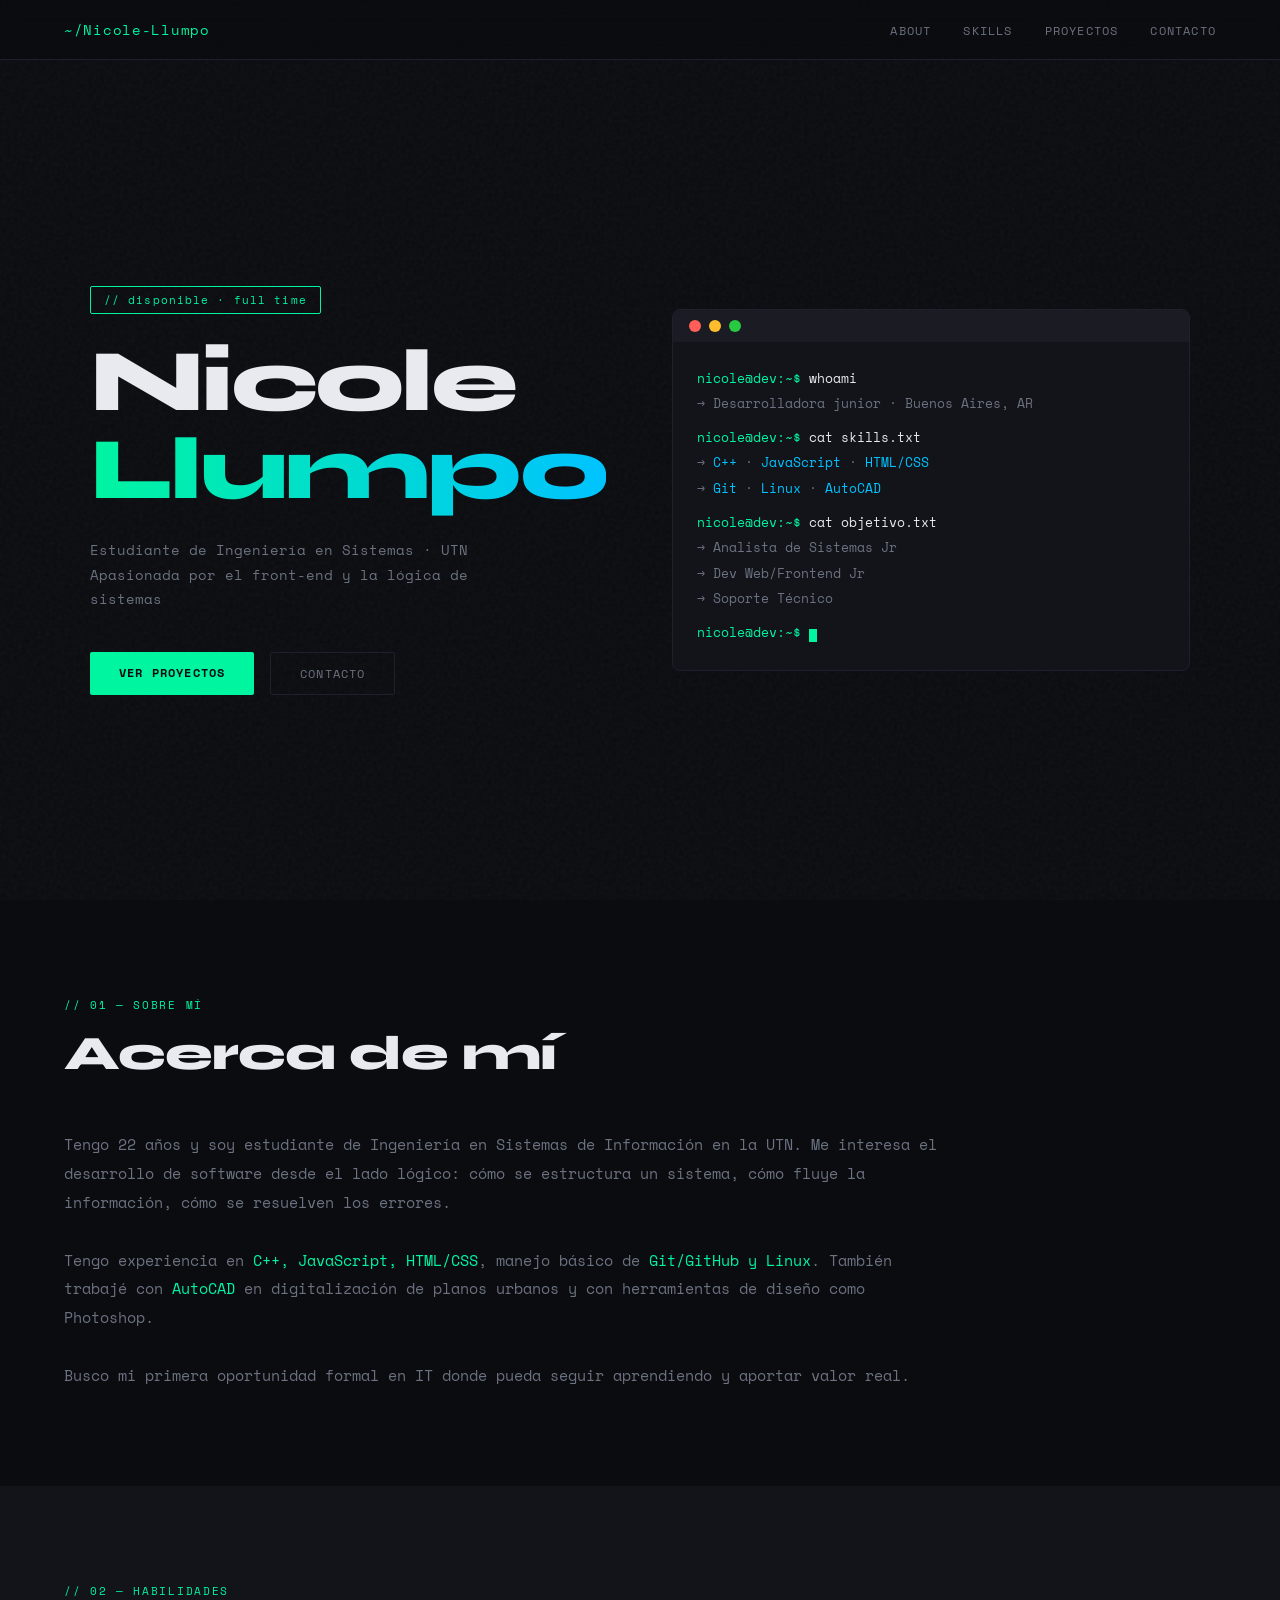
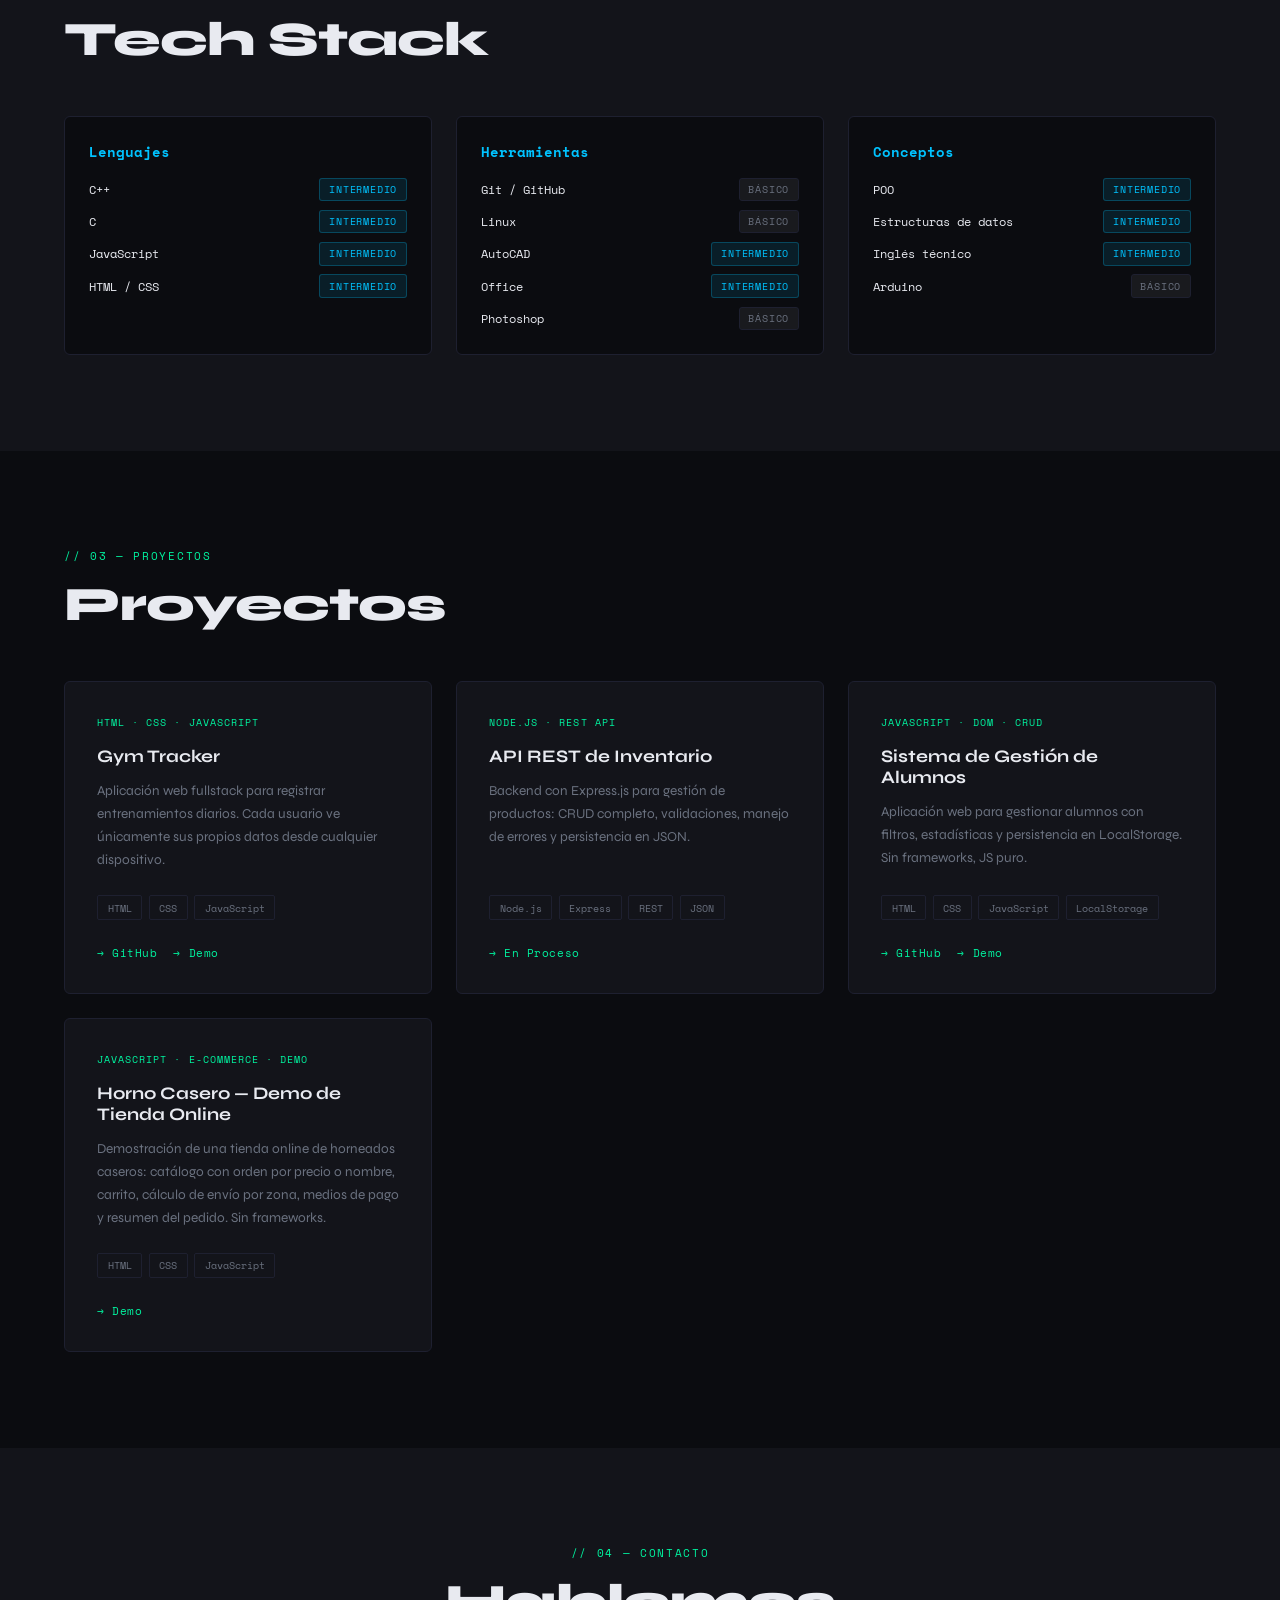
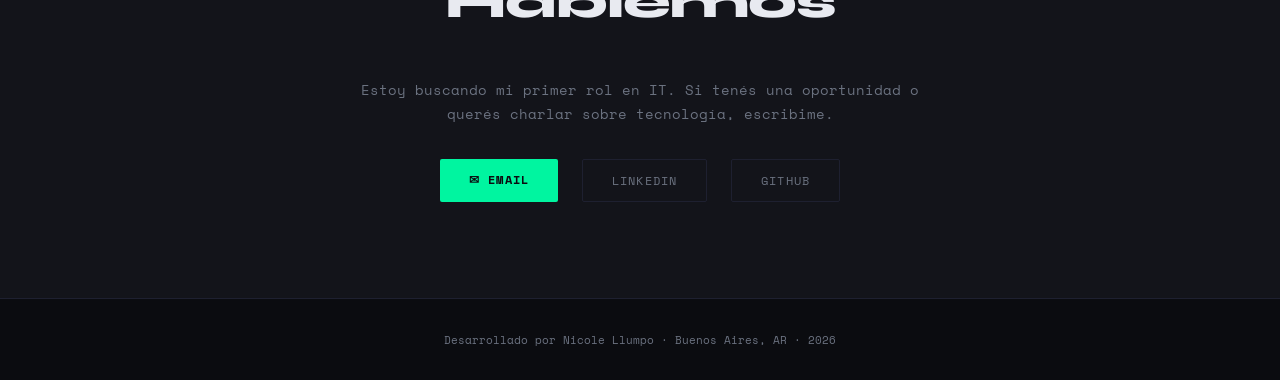
<file: index.html>
<!DOCTYPE html>
<html lang="es">
<head>
  <meta charset="UTF-8" />
  <meta name="viewport" content="width=device-width, initial-scale=1.0"/>
  <title>Nicole Llumpo — Portfolio</title>
  <link rel="stylesheet" href="./styles.css"> 
  <link rel="preconnect" href="https://fonts.googleapis.com"/> 
  <link href="https://fonts.googleapis.com/css2?family=Space+Mono:ital,wght@0,400;0,700;1,400&family=Syne:wght@400;700;800&display=swap" rel="stylesheet"/>
</head> 
<body>
  <!-- NAV -->
  <nav>
    <span class="nav-logo">~/Nicole-Llumpo</span>
    <ul class="nav-links">
      <li><a href="#about">About</a></li>
      <li><a href="#skills">Skills</a></li>
      <li><a href="#projects">Proyectos</a></li>
      <li><a href="#contact">Contacto</a></li>
    </ul>
  </nav>
  <!-- HERO -->
  <section id="hero">
    <div class="hero-grid">
      <div>
        <span class="hero-badge">// disponible · full time</span>
        <h1>Nicole<br/><span>Llumpo</span></h1>
        <p class="hero-desc">
          Estudiante de Ingeniería en Sistemas · UTN<br/>
          Apasionada por el front-end y la lógica de sistemas<br/>
        </p>
        <div class="hero-cta">
          <a class="btn btn-primary" href="#projects">Ver proyectos</a>
          <a class="btn btn-ghost"   href="#contact">Contacto</a>
        </div>
      </div>

      <!-- Terminal -->
      <div class="terminal fade-up">
        <div class="terminal-bar">
          <span class="dot dot-r"></span>
          <span class="dot dot-y"></span>
          <span class="dot dot-g"></span>
        </div>
        <div class="terminal-body">
          <div><span class="t-prompt">nicole@dev:~$</span> <span class="t-cmd">whoami</span></div>
          <div class="t-out">→ Desarrolladora junior · Buenos Aires, AR</div>
          <div class="terminal-titulo"><span class="t-prompt">nicole@dev:~$</span> <span class="t-cmd">cat skills.txt</span></div>
          <div class="t-out">→ <span class="t-hi">C++</span> · <span class="t-hi">JavaScript</span> · <span class="t-hi">HTML/CSS</span></div>
          <div class="t-out">→ <span class="t-hi">Git</span> · <span class="t-hi">Linux</span> · <span class="t-hi">AutoCAD</span></div>
          <div class="terminal-titulo"><span class="t-prompt">nicole@dev:~$</span> <span class="t-cmd">cat objetivo.txt</span></div>
          <div class="t-out">→ Analista de Sistemas Jr </div>
          <div class="t-out">→ Dev Web/Frontend Jr</div>
          <div class="t-out">→ Soporte Técnico</div>
          <div class="terminal-titulo"><span class="t-prompt">nicole@dev:~$</span> <span class="cursor"></span></div>
        </div>
      </div>
    </div>
  </section>

  <!-- ABOUT -->
  <section id="about">
    <div class="section-label">// 01 — sobre mí</div>
    <h2>Acerca de mí</h2>
    <div class="fade-up">
    <div class="fade-tipo">
      <p>Tengo 22 años y soy estudiante de Ingeniería en Sistemas de Información en la UTN. 
      Me interesa el desarrollo de software desde el lado lógico: cómo se estructura un sistema, 
      cómo fluye la información, cómo se resuelven los errores.</p>
      <br/>
      <p>Tengo experiencia en <span class = "about-color">C++, JavaScript, HTML/CSS</span>, 
      manejo básico de <span class = "about-color">Git/GitHub y Linux</span>. También trabajé 
      con <span class = "about-color">AutoCAD</span> en digitalización de planos urbanos y 
      con herramientas de diseño como Photoshop.</p>
      <br/>
      <p>Busco mi primera oportunidad formal en IT donde pueda seguir aprendiendo y aportar valor real.</p>
    </div>
    </div>
  </section>

  <!-- SKILLS -->
  <section id="skills">
    <div class="section-label">// 02 — habilidades</div>
    <h2>Tech Stack</h2>
    <div class="skills-grid">
      <div class="skill-card fade-up">
        <h3>Lenguajes</h3>
        <div class="skill-list">
          <div class="skill-item"><span class="skill-name">C++</span><span class="skill-level level-intermedio">Intermedio</span></div>
          <div class="skill-item"><span class="skill-name">C</span><span class="skill-level level-intermedio">Intermedio</span></div>
          <div class="skill-item"><span class="skill-name">JavaScript</span><span class="skill-level level-intermedio">Intermedio</span></div>
          <div class="skill-item"><span class="skill-name">HTML / CSS</span><span class="skill-level level-intermedio">Intermedio</span></div>
        </div>
      </div>

      <div class="skill-card fade-up">
        <h3>Herramientas</h3>
        <div class="skill-list">
          <div class="skill-item"><span class="skill-name">Git / GitHub</span><span class="skill-level level-basico">Básico</span></div>
          <div class="skill-item"><span class="skill-name">Linux</span><span class="skill-level level-basico">Básico</span></div>
          <div class="skill-item"><span class="skill-name">AutoCAD</span><span class="skill-level level-intermedio">Intermedio</span></div>
          <div class="skill-item"><span class="skill-name">Office</span><span class="skill-level level-intermedio">Intermedio</span></div>
          <div class="skill-item"><span class="skill-name">Photoshop</span><span class="skill-level level-basico">Básico</span></div>
        </div>
      </div>

      <div class="skill-card fade-up">
        <h3>Conceptos</h3>
        <div class="skill-list">
          <div class="skill-item"><span class="skill-name">POO</span><span class="skill-level level-intermedio">Intermedio</span></div>
          <div class="skill-item"><span class="skill-name">Estructuras de datos</span><span class="skill-level level-intermedio">Intermedio</span></div>
          <!-- <div class="skill-item"><span class="skill-name">REST APIs</span><span class="skill-level level-intermedio">Básico</span></div> -->
          <div class="skill-item"><span class="skill-name">Inglés técnico</span><span class="skill-level level-intermedio">Intermedio</span></div>
          <div class="skill-item"><span class="skill-name">Arduino</span><span class="skill-level level-basico">Básico</span></div>
        </div>
      </div>
      
    </div>
  </section>

  <!-- PROJECTS -->
  <section id="projects">
    <div class="section-label">// 03 — proyectos</div>
    <h2>Proyectos</h2>
    <div class="projects-grid">

      <div class="project-card fade-up">
        <div class="project-tag">HTML · CSS · JavaScript</div>
        <h3>Gym Tracker</h3>
        <p>Aplicación web fullstack para registrar entrenamientos diarios. Cada usuario ve únicamente sus propios datos desde cualquier dispositivo.</p>
        <div class="project-tags">
          <span class="tag">HTML</span><span class="tag">CSS</span><span class="tag">JavaScript</span>
        </div>
        <div class="project-links">
          <a href="https://github.com/NicoleLlumpo1/Gym-Tracker" target="_blank" rel="noopener noreferrer">→ GitHub</a> 
          <a href="https://nicolellumpo1.github.io/Gym-Tracker/" target="_blank" rel="noopener noreferrer" >→ Demo</a> 
        </div>
      </div>

      <div class="project-card fade-up">
        <div class="project-tag">Node.js · REST API</div>
        <h3>API REST de Inventario</h3>
        <p>Backend con Express.js para gestión de productos: CRUD completo, validaciones, manejo de errores y persistencia en JSON.</p>
        <div class="project-tags">
          <span class="tag">Node.js</span><span class="tag">Express</span><span class="tag">REST</span><span class="tag">JSON</span>
        </div>
        <div class="project-links">
          <a href="https://github.com/NicoleLlumpo1/inventario-api" target="_blank" rel="noopener noreferrer">→ En Proceso</a>
        </div>
      </div>

      <div class="project-card fade-up">
        <div class="project-tag">JavaScript · DOM · CRUD</div>
        <h3>Sistema de Gestión de Alumnos</h3>
        <p>Aplicación web para gestionar alumnos con filtros, estadísticas y persistencia en LocalStorage. Sin frameworks, JS puro.</p>
        <div class="project-tags">
          <span class="tag">HTML</span><span class="tag">CSS</span><span class="tag">JavaScript</span><span class="tag">LocalStorage</span>
        </div>
        <div class="project-links">
          <a href="https://github.com/NicoleLlumpo1/Sistema-Alumnos" target="_blank" rel="noopener noreferrer">→ GitHub</a>
          <a href="https://nicolellumpo1.github.io/Sistema-Alumnos/" target="_blank" rel="noopener noreferrer">→ Demo</a> 
        </div>
      </div>
    
      <div class="project-card fade-up">
        <div class="project-tag">JavaScript · E-commerce · Demo</div>
        <h3>Horno Casero — Demo de Tienda Online</h3>
        <p>Demostración de una tienda online de horneados caseros: catálogo con orden por precio o nombre, carrito, cálculo de envío por zona, medios de pago y resumen del pedido. Sin frameworks.</p>
        <div class="project-tags">
          <span class="tag">HTML</span><span class="tag">CSS</span><span class="tag">JavaScript</span>
        </div>
        <div class="project-links">
          <a href="https://nicolellumpo1.github.io/demo-tienda-horneado/" target="_blank" rel="noopener noreferrer">→ Demo</a>
        </div>
      </div>

    </div>
  </section>

  <!-- CONTACT -->
  <section id="contact">
    <div class="section-label">// 04 — contacto</div>
    <h2>Hablemos</h2>
    <div class="contact-inner fade-up">
      <p>Estoy buscando mi primer rol en IT. Si tenés una oportunidad o querés charlar sobre tecnología, escribime.</p>
      <div class="contact-links">
        <a class="btn btn-primary" href="mailto:Nicolellumpo1@gmail.com">✉ Email</a>
        <a class="btn btn-ghost"   href="https://linkedin.com/in/nicole-llumpo" target="_blank" rel="noopener noreferrer">LinkedIn</a>
        <a class="btn btn-ghost"   href="https://github.com/NicoleLlumpo1" target="_blank" rel="noopener noreferrer">GitHub</a>
      </div>
    </div>
  </section>

  <footer>
    <p>Desarrollado por Nicole Llumpo · Buenos Aires, AR · 2026</p>
  </footer>

  <script>
    // Intersection Observer para fade-up y skill bars
    const observer = new IntersectionObserver((entries) => {
      entries.forEach(e => {
        if (e.isIntersecting) {
          e.target.classList.add('visible');
          // Animar barras si las hay
          e.target.querySelectorAll('.skill-fill').forEach(bar => {
            bar.style.transform = `scaleX(${bar.dataset.w})`;
            bar.classList.add('animated');
          });
        }
      });
    }, { threshold: 0.15 });

    document.querySelectorAll('.fade-up').forEach(el => observer.observe(el));
  </script>
</body>
</html>
</file>
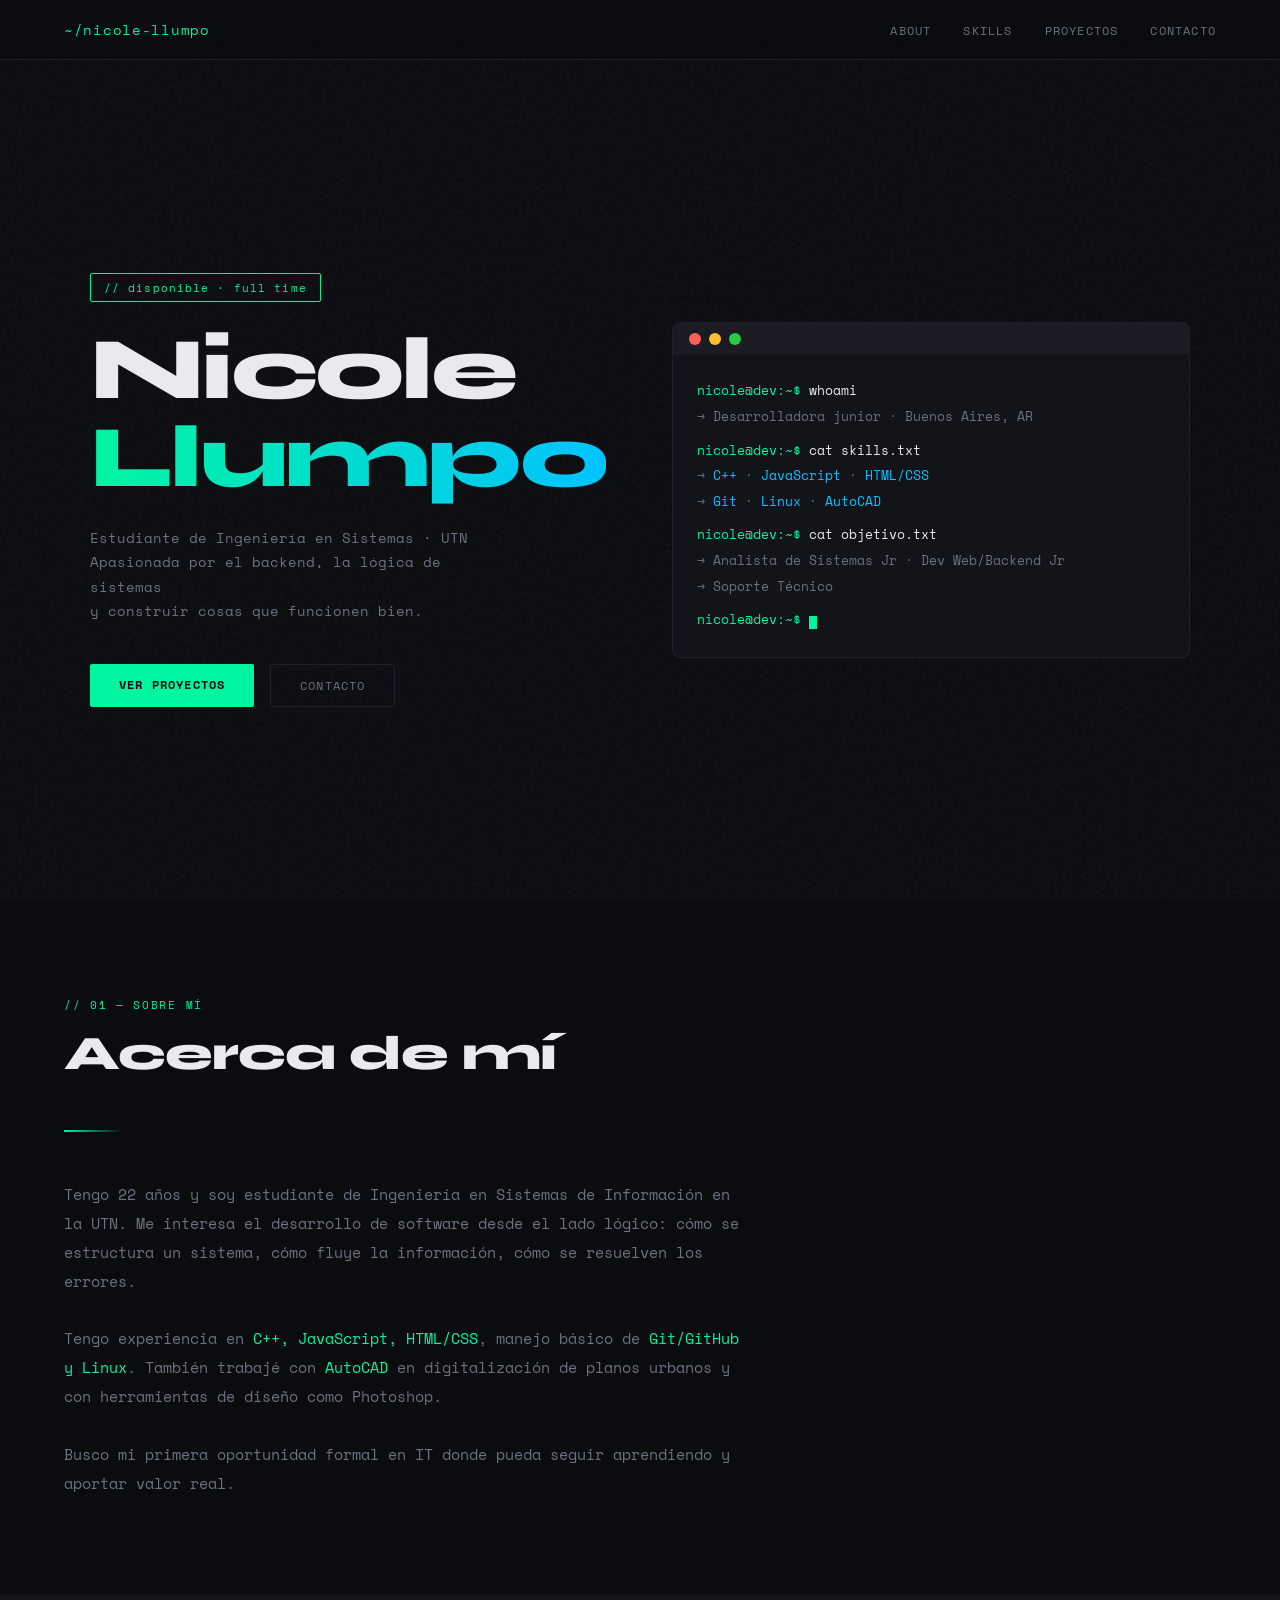
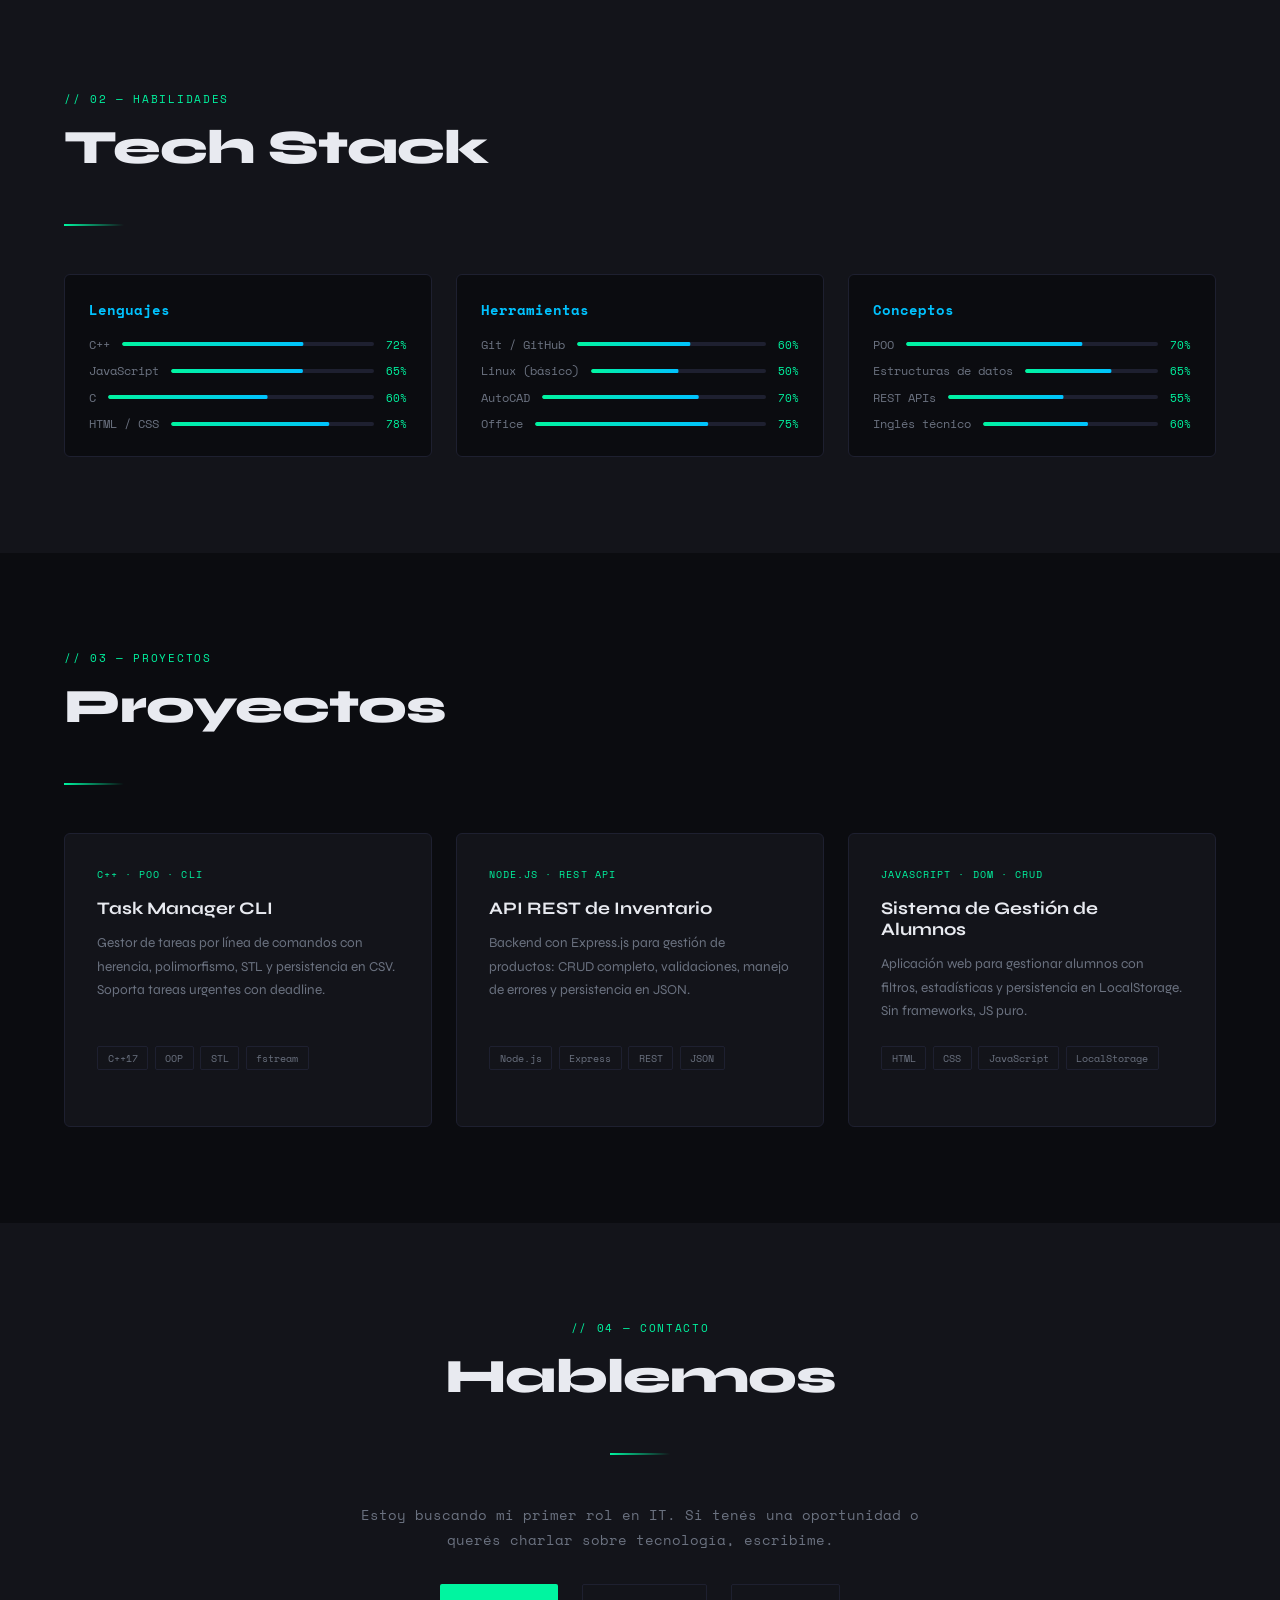
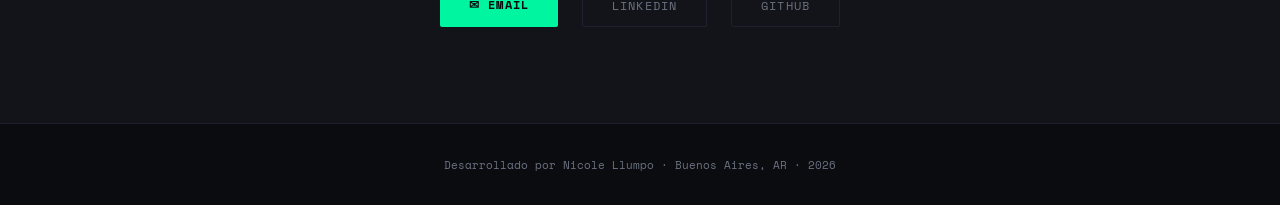
<file: portafolio-web/index.html>
<!DOCTYPE html>
<html lang="es">
<head>
  <meta charset="UTF-8" />
  <meta name="viewport" content="width=device-width, initial-scale=1.0"/>
  <title>Nicole Llumpo — Dev Portfolio</title>
  <link rel="stylesheet" href="./styles.css"> 
  <link rel="preconnect" href="https://fonts.googleapis.com"/> 
  <link href="https://fonts.googleapis.com/css2?family=Space+Mono:ital,wght@0,400;0,700;1,400&family=Syne:wght@400;700;800&display=swap" rel="stylesheet"/>
</head>
<body>
  <!-- NAV -->
  <nav>
    <span class="nav-logo">~/nicole-llumpo</span>
    <ul class="nav-links">
      <li><a href="#about">About</a></li>
      <li><a href="#skills">Skills</a></li>
      <li><a href="#projects">Proyectos</a></li>
      <li><a href="#contact">Contacto</a></li>
    </ul>
  </nav>
  <!-- HERO -->
  <section id="hero">
    <div class="hero-grid">
      <div>
        <span class="hero-badge">// disponible · full time</span>
        <h1>Nicole<br/><span>Llumpo</span></h1>
        <p class="hero-desc">
          Estudiante de Ingeniería en Sistemas · UTN<br/>
          Apasionada por el backend, la lógica de sistemas<br/>
          y construir cosas que funcionen bien.
        </p>
        <div class="hero-cta">
          <a class="btn btn-primary" href="#projects">Ver proyectos</a>
          <a class="btn btn-ghost"   href="#contact">Contacto</a>
        </div>
      </div>

      <!-- Terminal -->
      <div class="terminal fade-up">
        <div class="terminal-bar">
          <span class="dot dot-r"></span>
          <span class="dot dot-y"></span>
          <span class="dot dot-g"></span>
        </div>
        <div class="terminal-body">
          <div><span class="t-prompt">nicole@dev:~$</span> <span class="t-cmd">whoami</span></div>
          <div class="t-out">→ Desarrolladora junior · Buenos Aires, AR</div>
          <div style="margin-top:.5rem"><span class="t-prompt">nicole@dev:~$</span> <span class="t-cmd">cat skills.txt</span></div>
          <div class="t-out">→ <span class="t-hi">C++</span> · <span class="t-hi">JavaScript</span> · <span class="t-hi">HTML/CSS</span></div>
          <div class="t-out">→ <span class="t-hi">Git</span> · <span class="t-hi">Linux</span> · <span class="t-hi">AutoCAD</span></div>
          <div style="margin-top:.5rem"><span class="t-prompt">nicole@dev:~$</span> <span class="t-cmd">cat objetivo.txt</span></div>
          <div class="t-out">→ Analista de Sistemas Jr · Dev Web/Backend Jr</div>
          <div class="t-out">→ Soporte Técnico</div>
          <div style="margin-top:.5rem"><span class="t-prompt">nicole@dev:~$</span> <span class="cursor"></span></div>
        </div>
      </div>
    </div>
  </section>

  <!-- ABOUT -->
  <section id="about">
    <div class="section-label">// 01 — sobre mí</div>
    <h2>Acerca de mí</h2>
    <div class="divider"></div>
    <div style="max-width:680px; font-size:.95rem; line-height:1.9; color:var(--muted); font-family:var(--mono);" class="fade-up">
      <p>Tengo 22 años y soy estudiante de Ingeniería en Sistemas de Información en la UTN. 
      Me interesa el desarrollo de software desde el lado lógico: cómo se estructura un sistema, 
      cómo fluye la información, cómo se resuelven los errores.</p>
      <br/>
      <p>Tengo experiencia en <span style="color:var(--accent)">C++, JavaScript, HTML/CSS</span>, 
      manejo básico de <span style="color:var(--accent)">Git/GitHub y Linux</span>. También trabajé 
      con <span style="color:var(--accent)">AutoCAD</span> en digitalización de planos urbanos y 
      con herramientas de diseño como Photoshop.</p>
      <br/>
      <p>Busco mi primera oportunidad formal en IT donde pueda seguir aprendiendo y aportar valor real.</p>
    </div>
  </section>

  <!-- SKILLS -->
  <section id="skills">
    <div class="section-label">// 02 — habilidades</div>
    <h2>Tech Stack</h2>
    <div class="divider"></div>
    <div class="skills-grid">

      <div class="skill-card fade-up">
        <h3>Lenguajes</h3>
        <div class="skill-bar-wrap">
          <div class="skill-item"><span class="skill-name">C++</span><div class="skill-track"><div class="skill-fill" data-w="0.72"></div></div><span class="skill-pct">72%</span></div>
          <div class="skill-item"><span class="skill-name">JavaScript</span><div class="skill-track"><div class="skill-fill" data-w="0.65"></div></div><span class="skill-pct">65%</span></div>
          <div class="skill-item"><span class="skill-name">C</span><div class="skill-track"><div class="skill-fill" data-w="0.60"></div></div><span class="skill-pct">60%</span></div>
          <div class="skill-item"><span class="skill-name">HTML / CSS</span><div class="skill-track"><div class="skill-fill" data-w="0.78"></div></div><span class="skill-pct">78%</span></div>
        </div>
      </div>

      <div class="skill-card fade-up">
        <h3>Herramientas</h3>
        <div class="skill-bar-wrap">
          <div class="skill-item"><span class="skill-name">Git / GitHub</span><div class="skill-track"><div class="skill-fill" data-w="0.60"></div></div><span class="skill-pct">60%</span></div>
          <div class="skill-item"><span class="skill-name">Linux (básico)</span><div class="skill-track"><div class="skill-fill" data-w="0.50"></div></div><span class="skill-pct">50%</span></div>
          <div class="skill-item"><span class="skill-name">AutoCAD</span><div class="skill-track"><div class="skill-fill" data-w="0.70"></div></div><span class="skill-pct">70%</span></div>
          <div class="skill-item"><span class="skill-name">Office</span><div class="skill-track"><div class="skill-fill" data-w="0.75"></div></div><span class="skill-pct">75%</span></div>
        </div>
      </div>

      <div class="skill-card fade-up">
        <h3>Conceptos</h3>
        <div class="skill-bar-wrap">
          <div class="skill-item"><span class="skill-name">POO</span><div class="skill-track"><div class="skill-fill" data-w="0.70"></div></div><span class="skill-pct">70%</span></div>
          <div class="skill-item"><span class="skill-name">Estructuras de datos</span><div class="skill-track"><div class="skill-fill" data-w="0.65"></div></div><span class="skill-pct">65%</span></div>
          <div class="skill-item"><span class="skill-name">REST APIs</span><div class="skill-track"><div class="skill-fill" data-w="0.55"></div></div><span class="skill-pct">55%</span></div>
          <div class="skill-item"><span class="skill-name">Inglés técnico</span><div class="skill-track"><div class="skill-fill" data-w="0.60"></div></div><span class="skill-pct">60%</span></div>
        </div>
      </div>

    </div>
  </section>

  <!-- PROJECTS -->
  <section id="projects">
    <div class="section-label">// 03 — proyectos</div>
    <h2>Proyectos</h2>
    <div class="divider"></div>
    <div class="projects-grid">

      <div class="project-card fade-up">
        <div class="project-tag">C++ · POO · CLI</div>
        <h3>Task Manager CLI</h3>
        <p>Gestor de tareas por línea de comandos con herencia, polimorfismo, STL y persistencia en CSV. Soporta tareas urgentes con deadline.</p>
        <div class="project-tags">
          <span class="tag">C++17</span><span class="tag">OOP</span><span class="tag">STL</span><span class="tag">fstream</span>
        </div>
        <div class="project-links">

          <!-- CORREGIR LINK 
          
          <a href="https://github.com/NicoleLlumpo/task-manager-cpp" target="_blank">→ GitHub</a> -->
        </div>
      </div>

      <div class="project-card fade-up">
        <div class="project-tag">Node.js · REST API</div>
        <h3>API REST de Inventario</h3>
        <p>Backend con Express.js para gestión de productos: CRUD completo, validaciones, manejo de errores y persistencia en JSON.</p>
        <div class="project-tags">
          <span class="tag">Node.js</span><span class="tag">Express</span><span class="tag">REST</span><span class="tag">JSON</span>
        </div>
        <div class="project-links">
          <!-- CORREGIR LINK 
          <a href="https://github.com/NicoleLlumpo/inventario-api" target="_blank">→ GitHub</a>-->
        </div>
      </div>

      <div class="project-card fade-up">
        <div class="project-tag">JavaScript · DOM · CRUD</div>
        <h3>Sistema de Gestión de Alumnos</h3>
        <p>Aplicación web para gestionar alumnos con filtros, estadísticas y persistencia en LocalStorage. Sin frameworks, JS puro.</p>
        <div class="project-tags">
          <span class="tag">HTML</span><span class="tag">CSS</span><span class="tag">JavaScript</span><span class="tag">LocalStorage</span>
        </div>
        <div class="project-links">
          <!-- CORREGIR LINK 
          <a href="https://github.com/NicoleLlumpo/sistema-alumnos" target="_blank">→ GitHub</a>
          <a href="#" target="_blank">→ Demo</a> -->
        </div>
      </div>

    </div>
  </section>

  <!-- CONTACT -->
  <section id="contact">
    <div class="section-label">// 04 — contacto</div>
    <h2>Hablemos</h2>
    <div class="divider" style="margin: 1rem auto 3rem;"></div>
    <div class="contact-inner fade-up">
      <p>Estoy buscando mi primer rol en IT. Si tenés una oportunidad o querés charlar sobre tecnología, escribime.</p>
      <div class="contact-links">
        <a class="btn btn-primary" href="mailto:Nicolellumpo1@gmail.com">✉ Email</a>
        <a class="btn btn-ghost"   href="https://linkedin.com/in/nicole-llumpo" target="_blank">LinkedIn</a>
        <a class="btn btn-ghost"   href="https://github.com/NicoleLlumpo" target="_blank">GitHub</a>
      </div>
    </div>
  </section>

  <footer>
    <p>Desarrollado por Nicole Llumpo · Buenos Aires, AR · 2026</p>
  </footer>

  <script>
    // Intersection Observer para fade-up y skill bars
    const observer = new IntersectionObserver((entries) => {
      entries.forEach(e => {
        if (e.isIntersecting) {
          e.target.classList.add('visible');
          // Animar barras si las hay
          e.target.querySelectorAll('.skill-fill').forEach(bar => {
            bar.style.transform = `scaleX(${bar.dataset.w})`;
            bar.classList.add('animated');
          });
        }
      });
    }, { threshold: 0.15 });

    document.querySelectorAll('.fade-up').forEach(el => observer.observe(el));
  </script>
</body>
</html>
</file>
<file: styles.css>
@import url('https://fonts.googleapis.com/css2?family=Fredoka+One&family=Poppins:wght@300&display=swap');

/* ── Reset & Variables ─────────────────────────────────── */
    *, *::before, *::after { box-sizing: border-box; margin: 0; padding: 0; }

:root {
  --bg: #0b0c10;
  --surface: #13141a;
  --border: #1e2030;
  --accent: #00f5a0;
  --accent2: #00c3ff;
  --text: #e8eaf0;
  --muted: #6b7280;
  --mono: 'Space Mono', monospace;
  --sans: 'Syne', sans-serif;
}

html { scroll-behavior: smooth; }

body {
  background: var(--bg);
  color: var(--text);
  font-family: var(--sans);
  overflow-x: hidden;
}

/* ── Noise overlay ─────────────────────────────────────── */
body::before {
      content: '';
      position: fixed; inset: 0; z-index: 0;
      background-image: url("data:image/svg+xml,%3Csvg viewBox='0 0 256 256' xmlns='http://www.w3.org/2000/svg'%3E%3Cfilter id='noise'%3E%3CfeTurbulence type='fractalNoise' baseFrequency='0.9' numOctaves='4' stitchTiles='stitch'/%3E%3C/filter%3E%3Crect width='100%25' height='100%25' filter='url(%23noise)' opacity='0.04'/%3E%3C/svg%3E");
      pointer-events: none;
}

/* ── Navigation ───────────────────────────────────────── */
nav {
  position: fixed; 
  top: 0; left: 0; right: 0;
  z-index: 100;
  display: flex; 
  justify-content: space-between; 
  align-items: center;
  padding: 1.2rem 5%;
  backdrop-filter: blur(12px);
  -webkit-backdrop-filter: blur(12px); 
  backdrop-filter: blur(12px);  
  border-bottom: 1px solid var(--border);
  background: rgba(11,12,16,0.8);

  -webkit-backdrop-filter: blur(12px); 
  backdrop-filter: blur(12px);    
}

.nav-logo {
    font-family: var(--mono);
    font-size: 0.9rem;
    color: var(--accent);
    letter-spacing: 0.05em;
}

.nav-links { display: flex; gap: 2rem; list-style: none; }
    .nav-links a {
      font-family: var(--mono);
      font-size: 0.75rem;
      color: var(--muted);
      text-decoration: none;
      letter-spacing: 0.1em;
      text-transform: uppercase;
      transition: color .2s;
    }
    .nav-links a:hover { color: var(--accent); }

  @media (max-width: 500px) {
      .nav-links { gap: 1rem;}
      .nav-links a {font-size: 0.65rem;}
      .nav-logo{padding: 0.5rem 0; font-size: 0.8rem;  }
      .nav { padding: 1rem 1.5rem; flex-direction: column; align-items: flex-start;}
  }
    /* ── Hero ─────────────────────────────────────────────── */
    #hero {
      min-height: 100vh;
      display: flex; align-items: center;
      padding: 10rem 5% 5rem;
      position: relative;
    }

    .hero-grid {
      display: grid;
      grid-template-columns: 1fr 1fr;
      gap: 4rem;
      align-items: center;
      max-width: 1100px;
      margin: 0 auto;
      width: 100%;
    }

    .hero-badge {
      display: inline-block;
      font-family: var(--mono);
      font-size: 0.7rem;
      color: var(--accent);
      border: 1px solid var(--accent);
      padding: .3rem .8rem;
      border-radius: 2px;
      margin-bottom: 1.5rem;
      letter-spacing: .1em;
    }

    h1 {
      font-size: clamp(3rem, 7vw, 5.5rem);
      font-weight: 800;
      line-height: 1;
      letter-spacing: -0.03em;
    }

    h1 span {
      background: linear-gradient(90deg, var(--accent), var(--accent2));
      -webkit-background-clip: text;
      background-clip: text;  
      -webkit-text-fill-color: transparent;
    }

    .hero-desc {
      margin-top: 1.5rem;
      font-family: var(--mono);
      font-size: 0.85rem;
      color: var(--muted);
      line-height: 1.8;
      max-width: 420px;
    }

    .hero-cta {
      margin-top: 2.5rem;
      display: flex; gap: 1rem; flex-wrap: wrap;
    }

    .btn {
      font-family: var(--mono);
      font-size: 0.75rem;
      letter-spacing: .1em;
      text-transform: uppercase;
      padding: .75rem 1.8rem;
      text-decoration: none;
      border-radius: 2px;
      transition: all .2s;
      cursor: pointer;
    }

    .btn-primary {
      background: var(--accent);
      color: #0b0c10;
      font-weight: 700;
    }
    .btn-primary:hover { background: var(--accent2); }

    .btn-ghost {
      border: 1px solid var(--border);
      color: var(--muted);
    }
    .btn-ghost:hover { border-color: var(--accent); color: var(--accent); }
    .about-color{color:var(--accent)}

    /* Terminal widget */
    .terminal {
      background: var(--surface);
      border: 1px solid var(--border);
      border-radius: 8px;
      overflow: hidden;
      font-family: var(--mono);
      width: 100%;        /* ocupa todo el ancho disponible */
      max-width: 100%;    /* evita que se corte */
      box-sizing: border-box;
    }

    .terminal-bar {
      background: #1a1b23;
      padding: .6rem 1rem;
      display: flex; gap: .5rem; align-items: center;
    }

    .dot { width: 12px; height: 12px; border-radius: 50%; }
    .dot-r { background: #ff5f57; }
    .dot-y { background: #ffbd2e; }
    .dot-g { background: #28ca41; }

    .terminal-body {
      padding: 1.5rem;
      font-size: .8rem;
      line-height: 2;
    }
    .terminal-titulo{
      margin-top: .5rem;
    }

    .t-prompt { color: var(--accent); }
    .t-cmd    { color: var(--text); }
    .t-out    { color: var(--muted); }
    .t-hi     { color: var(--accent2); }

    .cursor {
      display: inline-block;
      width: 8px; height: 1em;
      background: var(--accent);
      animation: blink 1s step-end infinite;
      vertical-align: text-bottom;
    }

    @keyframes blink { 50% { opacity: 0; } }

    @media (max-width: 500px) {
      .terminal-body {
        padding: 1rem;       /* menos padding */
        font-size: .7rem;    /* texto más chico */
        line-height: 1.6;    /* más compacto */
      }

      .dot { width: 10px; height: 10px; } /* íconos más chicos */
    }

    /* ── Sections ─────────────────────────────────────────── */
    section { padding: 6rem 5%; position: relative; }

    .section-label {
      font-family: var(--mono);
      font-size: .7rem;
      letter-spacing: .15em;
      text-transform: uppercase;
      color: var(--accent);
      margin-bottom: .75rem;
    }

    h2 {
      font-size: clamp(2rem, 4vw, 3rem);
      font-weight: 800;
      letter-spacing: -0.02em;
      margin-bottom: 3rem;
    }

    /* ── Skills ───────────────────────────────────────────── */
    #skills { background: var(--surface); }

    .skills-grid {
      display: grid;
      grid-template-columns: repeat(auto-fill, minmax(320px, 1fr));
      gap: 1.5rem;
    }

    .skill-card {
      border: 1px solid var(--border);
      border-radius: 6px;
      padding: 1.5rem;
      background: var(--bg);
      transition: border-color .2s, transform .2s;
    }
    .skill-card:hover { border-color: var(--accent); transform: translateY(-3px); }

    .skill-card h3 {
      font-size: .9rem;
      font-family: var(--mono);
      color: var(--accent2);
      margin-bottom: 1rem;
    }

    .skill-list {
      display: flex; flex-direction: column; gap: .55rem;
    }

    .skill-item {
      display: flex; align-items: center; justify-content: space-between; gap: .75rem;
    }

    .skill-name {
      font-family: var(--mono); font-size: .75rem; color: var(--txt);
    }
 
    .skill-level {
      font-family: var(--mono); font-size: .62rem; letter-spacing: .08em;
      text-transform: uppercase; padding: .2rem .55rem; border-radius: 3px;
      flex-shrink: 0; font-weight: 500;
    }

    .level-basico {
      background: rgba(255,255,255,.06);
      color: var(--muted);
      border: 1px solid var(--border);
    }
 
    .level-intermedio {
      background: rgba(0,195,255,.1);
      color: var(--accent2);
      border: 1px solid rgba(0,195,255,.25);
    }
 
    .level-avanzado {
      background: rgba(0,245,160,.12);
      color: var(--accent);
      border: 1px solid rgba(0,245,160,.3);
    }
    @media (max-width: 600px) {
      .skills-grid {
        grid-template-columns: 1fr; /* una sola columna */
      }
    }

  
    /* ── Projects ─────────────────────────────────────────── */
    .projects-grid {
      display: grid;
      grid-template-columns: repeat(auto-fill, minmax(320px, 1fr));
      gap: 1.5rem;
    }

    .project-card {
      border: 1px solid var(--border);
      border-radius: 6px;
      padding: 2rem;
      background: var(--surface);
      display: flex; flex-direction: column;
      transition: border-color .2s, transform .2s;
    }
    .project-card:hover { border-color: var(--accent); transform: translateY(-4px); }

    .project-tag {
      font-family: var(--mono);
      font-size: .65rem;
      letter-spacing: .1em;
      text-transform: uppercase;
      color: var(--accent);
      margin-bottom: 1rem;
    }

    .project-card h3 { font-size: 1.1rem; margin-bottom: .75rem; }
    .project-card p { font-size: .85rem; color: var(--muted); line-height: 1.7; flex: 1; }

    .project-tags {
      display: flex; flex-wrap: wrap; gap: .4rem;
      margin-top: 1.5rem;
    }

    .tag {
      font-family: var(--mono);
      font-size: .65rem;
      padding: .2rem .6rem;
      border: 1px solid var(--border);
      border-radius: 2px;
      color: var(--muted);
    }

    .project-links { display: flex; gap: 1rem; margin-top: 1.5rem; }
    .project-links a {
      font-family: var(--mono);
      font-size: .7rem;
      letter-spacing: .05em;
      color: var(--accent);
      text-decoration: none;
      transition: color .2s;
    }
    .project-links a:hover { color: var(--accent2); }

    /* ── Contact ──────────────────────────────────────────── */
    #contact { background: var(--surface); text-align: center; }

    .contact-inner { max-width: 560px; margin: 0 auto; }
    .contact-inner p {
      font-family: var(--mono);
      color: var(--muted);
      font-size: .85rem;
      line-height: 1.8;
      margin-bottom: 2rem;
    }

    .contact-links {
      display: flex; justify-content: center; gap: 1.5rem; flex-wrap: wrap;
    }

    /* ── Footer ───────────────────────────────────────────── */
    footer {
      padding: 2rem 5%;
      text-align: center;
      font-family: var(--mono);
      font-size: .7rem;
      color: var(--muted);
      border-top: 1px solid var(--border);
    }

    /* ── Fade-in animation ─────────────────────────────────── */
    .fade-up {
      opacity: 0;
      transform: translateY(24px);
    }
    .fade-tipo{
      transition: opacity .6s ease, transform .6s ease;
      max-width:880px; 
      font-size:.95rem; 
      line-height:1.9; 
      color:var(--muted); 
      font-family:var(--mono)
    }
    .fade-up.visible { opacity: 1; transform: translateY(0); }

    /* ── Responsive ────────────────────────────────────────── */
    @media (max-width: 600px) {
      .hero-grid { grid-template-columns: 1fr; }
    }
</file>
<file: portafolio-web/styles.css>
@import url('https://fonts.googleapis.com/css2?family=Fredoka+One&family=Poppins:wght@300&display=swap');

/* ── Reset & Variables ─────────────────────────────────── */
    *, *::before, *::after { box-sizing: border-box; margin: 0; padding: 0; }

:root {
  --bg: #0b0c10;
  --surface: #13141a;
  --border: #1e2030;
  --accent: #00f5a0;
  --accent2: #00c3ff;
  --text: #e8eaf0;
  --muted: #6b7280;
  --mono: 'Space Mono', monospace;
  --sans: 'Syne', sans-serif;
}

html { scroll-behavior: smooth; }

body {
  background: var(--bg);
  color: var(--text);
  font-family: var(--sans);
  overflow-x: hidden;
}

/* ── Noise overlay ─────────────────────────────────────── */
body::before {
      content: '';
      position: fixed; inset: 0; z-index: 0;
      background-image: url("data:image/svg+xml,%3Csvg viewBox='0 0 256 256' xmlns='http://www.w3.org/2000/svg'%3E%3Cfilter id='noise'%3E%3CfeTurbulence type='fractalNoise' baseFrequency='0.9' numOctaves='4' stitchTiles='stitch'/%3E%3C/filter%3E%3Crect width='100%25' height='100%25' filter='url(%23noise)' opacity='0.04'/%3E%3C/svg%3E");
      pointer-events: none;
}

nav {
  position: fixed;
  top: 0; left: 0; right: 0;
  display: flex;
  justify-content: space-between;
  align-items: center;
  padding: 1.2rem 5%;
  backdrop-filter: blur(12px);
  border-bottom: 1px solid var(--border);
  background: rgba(11,12,16,0.8);
}

.nav-logo {
    font-family: var(--mono);
      font-size: 0.9rem;
      color: var(--accent);
      letter-spacing: 0.05em;
}

.nav-links { display: flex; gap: 2rem; list-style: none; }
    .nav-links a {
      font-family: var(--mono);
      font-size: 0.75rem;
      color: var(--muted);
      text-decoration: none;
      letter-spacing: 0.1em;
      text-transform: uppercase;
      transition: color .2s;
    }
    .nav-links a:hover { color: var(--accent); }

    /* ── Hero ─────────────────────────────────────────────── */
    #hero {
      min-height: 100vh;
      display: flex; align-items: center;
      padding: 10rem 5% 5rem;
      position: relative;
    }

    .hero-grid {
      display: grid;
      grid-template-columns: 1fr 1fr;
      gap: 4rem;
      align-items: center;
      max-width: 1100px;
      margin: 0 auto;
      width: 100%;
    }

    .hero-badge {
      display: inline-block;
      font-family: var(--mono);
      font-size: 0.7rem;
      color: var(--accent);
      border: 1px solid var(--accent);
      padding: .3rem .8rem;
      border-radius: 2px;
      margin-bottom: 1.5rem;
      letter-spacing: .1em;
    }

    h1 {
      font-size: clamp(3rem, 7vw, 5.5rem);
      font-weight: 800;
      line-height: 1;
      letter-spacing: -0.03em;
    }

    h1 span {
      background: linear-gradient(90deg, var(--accent), var(--accent2));
       background-clip: text;  
      -webkit-background-clip: text;
      -webkit-text-fill-color: transparent;
    }

    .hero-desc {
      margin-top: 1.5rem;
      font-family: var(--mono);
      font-size: 0.85rem;
      color: var(--muted);
      line-height: 1.8;
      max-width: 420px;
    }

    .hero-cta {
      margin-top: 2.5rem;
      display: flex; gap: 1rem; flex-wrap: wrap;
    }

    .btn {
      font-family: var(--mono);
      font-size: 0.75rem;
      letter-spacing: .1em;
      text-transform: uppercase;
      padding: .75rem 1.8rem;
      text-decoration: none;
      border-radius: 2px;
      transition: all .2s;
      cursor: pointer;
    }

    .btn-primary {
      background: var(--accent);
      color: #0b0c10;
      font-weight: 700;
    }
    .btn-primary:hover { background: var(--accent2); }

    .btn-ghost {
      border: 1px solid var(--border);
      color: var(--muted);
    }
    .btn-ghost:hover { border-color: var(--accent); color: var(--accent); }

    /* Terminal widget */
    .terminal {
      background: var(--surface);
      border: 1px solid var(--border);
      border-radius: 8px;
      overflow: hidden;
      font-family: var(--mono);
    }

    .terminal-bar {
      background: #1a1b23;
      padding: .6rem 1rem;
      display: flex; gap: .5rem; align-items: center;
    }

    .dot { width: 12px; height: 12px; border-radius: 50%; }
    .dot-r { background: #ff5f57; }
    .dot-y { background: #ffbd2e; }
    .dot-g { background: #28ca41; }

    .terminal-body {
      padding: 1.5rem;
      font-size: .8rem;
      line-height: 2;
    }

    .t-prompt { color: var(--accent); }
    .t-cmd    { color: var(--text); }
    .t-out    { color: var(--muted); }
    .t-hi     { color: var(--accent2); }

    .cursor {
      display: inline-block;
      width: 8px; height: 1em;
      background: var(--accent);
      animation: blink 1s step-end infinite;
      vertical-align: text-bottom;
    }

    @keyframes blink { 50% { opacity: 0; } }

    /* ── Sections ─────────────────────────────────────────── */
    section { padding: 6rem 5%; position: relative; }

    .section-label {
      font-family: var(--mono);
      font-size: .7rem;
      letter-spacing: .15em;
      text-transform: uppercase;
      color: var(--accent);
      margin-bottom: .75rem;
    }

    h2 {
      font-size: clamp(2rem, 4vw, 3rem);
      font-weight: 800;
      letter-spacing: -0.02em;
      margin-bottom: 3rem;
    }

    .divider {
      width: 60px; height: 2px;
      background: linear-gradient(90deg, var(--accent), transparent);
      margin: 1rem 0 3rem;
    }

    /* ── Skills ───────────────────────────────────────────── */
    #skills { background: var(--surface); }

    .skills-grid {
      display: grid;
      grid-template-columns: repeat(auto-fill, minmax(280px, 1fr));
      gap: 1.5rem;
    }

    .skill-card {
      border: 1px solid var(--border);
      border-radius: 6px;
      padding: 1.5rem;
      background: var(--bg);
      transition: border-color .2s, transform .2s;
    }
    .skill-card:hover { border-color: var(--accent); transform: translateY(-3px); }

    .skill-card h3 {
      font-size: .9rem;
      font-family: var(--mono);
      color: var(--accent2);
      margin-bottom: 1rem;
    }

    .skill-bar-wrap {
      display: flex; flex-direction: column; gap: .6rem;
    }

    .skill-item {
      display: flex; justify-content: space-between; align-items: center;
    }

    .skill-name { font-family: var(--mono); font-size: .75rem; color: var(--muted); }
    .skill-track { flex: 1; height: 4px; background: var(--border); margin: 0 .75rem; border-radius: 2px; overflow: hidden; }
    .skill-fill {
      height: 100%;
      background: linear-gradient(90deg, var(--accent), var(--accent2));
      border-radius: 2px;
      transform: scaleX(0);
      transform-origin: left;
      transition: transform .8s cubic-bezier(.16,1,.3,1);
    }
    .skill-fill.animated { transform: scaleX(1); }
    .skill-pct { font-family: var(--mono); font-size: .7rem; color: var(--accent); }

    /* ── Projects ─────────────────────────────────────────── */
    .projects-grid {
      display: grid;
      grid-template-columns: repeat(auto-fill, minmax(320px, 1fr));
      gap: 1.5rem;
    }

    .project-card {
      border: 1px solid var(--border);
      border-radius: 6px;
      padding: 2rem;
      background: var(--surface);
      display: flex; flex-direction: column;
      transition: border-color .2s, transform .2s;
    }
    .project-card:hover { border-color: var(--accent); transform: translateY(-4px); }

    .project-tag {
      font-family: var(--mono);
      font-size: .65rem;
      letter-spacing: .1em;
      text-transform: uppercase;
      color: var(--accent);
      margin-bottom: 1rem;
    }

    .project-card h3 { font-size: 1.1rem; margin-bottom: .75rem; }
    .project-card p { font-size: .85rem; color: var(--muted); line-height: 1.7; flex: 1; }

    .project-tags {
      display: flex; flex-wrap: wrap; gap: .4rem;
      margin-top: 1.5rem;
    }

    .tag {
      font-family: var(--mono);
      font-size: .65rem;
      padding: .2rem .6rem;
      border: 1px solid var(--border);
      border-radius: 2px;
      color: var(--muted);
    }

    .project-links { display: flex; gap: 1rem; margin-top: 1.5rem; }
    .project-links a {
      font-family: var(--mono);
      font-size: .7rem;
      letter-spacing: .05em;
      color: var(--accent);
      text-decoration: none;
      transition: color .2s;
    }
    .project-links a:hover { color: var(--accent2); }

    /* ── Contact ──────────────────────────────────────────── */
    #contact { background: var(--surface); text-align: center; }

    .contact-inner { max-width: 560px; margin: 0 auto; }
    .contact-inner p {
      font-family: var(--mono);
      color: var(--muted);
      font-size: .85rem;
      line-height: 1.8;
      margin-bottom: 2rem;
    }

    .contact-links {
      display: flex; justify-content: center; gap: 1.5rem; flex-wrap: wrap;
    }

    /* ── Footer ───────────────────────────────────────────── */
    footer {
      padding: 2rem 5%;
      text-align: center;
      font-family: var(--mono);
      font-size: .7rem;
      color: var(--muted);
      border-top: 1px solid var(--border);
    }

    /* ── Fade-in animation ─────────────────────────────────── */
    .fade-up {
      opacity: 0;
      transform: translateY(24px);
      transition: opacity .6s ease, transform .6s ease;
    }
    .fade-up.visible { opacity: 1; transform: translateY(0); }

    /* ── Responsive ────────────────────────────────────────── */
    @media (max-width: 768px) {
      .hero-grid { grid-template-columns: 1fr; }
      .terminal  { display: none; }
    }
</file>
